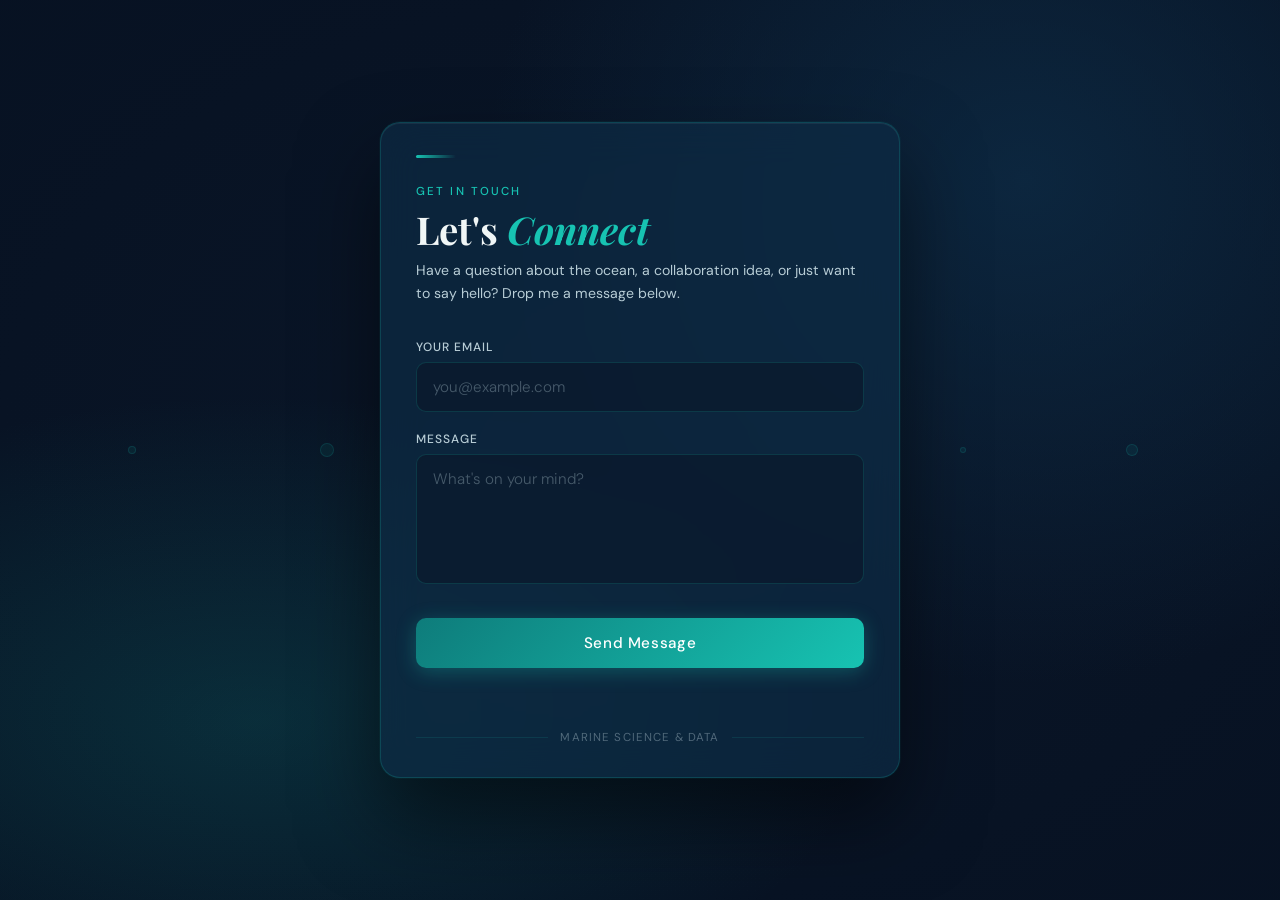
<file: contact.html>
<!DOCTYPE html>
<html lang="en">
<head>
  <meta charset="UTF-8">
  <meta name="viewport" content="width=device-width, initial-scale=1.0">
  <title>KaizOcean | Contact</title>
  <link href="https://fonts.googleapis.com/css2?family=Playfair+Display:ital,wght@0,400;0,700;1,400&family=DM+Sans:wght@300;400;500&display=swap" rel="stylesheet">
  <style>
    
    *, *::before, *::after { box-sizing: border-box; margin: 0; padding: 0; }

    :root {
      --ocean-deep:   #0a1628;
      --ocean-mid:    #0d2b45;
      --ocean-teal:   #0e7c7b;
      --ocean-bright: #17c3b2;
      --sand:         #e8dcc8;
      --foam:         #f0f6f6;
      --text-light:   #b8cdd6;
      --accent:       #17c3b2;
    }

body {
  min-height: 100vh;
  background: var(--ocean-deep);
  display: flex;
  align-items: center;
  justify-content: center;
  padding: 2rem;
  font-family: 'DM Sans', sans-serif;
  overflow-y: auto; /* ← was overflow: hidden */
  position: relative;
}

    /* ── Animated ocean background ── */
    body::before {
      content: '';
      position: fixed;
      inset: 0;
      background:
        radial-gradient(ellipse 80% 60% at 20% 80%, rgba(14,124,123,0.25) 0%, transparent 60%),
        radial-gradient(ellipse 60% 80% at 80% 20%, rgba(13,43,69,0.8) 0%, transparent 70%),
        radial-gradient(ellipse 100% 100% at 50% 50%, #0a1628 0%, #061020 100%);
      z-index: 0;
    }

    /* floating particles */
    .bubble {
      position: fixed;
      border-radius: 50%;
      background: rgba(23,195,178,0.08);
      border: 1px solid rgba(23,195,178,0.15);
      animation: rise linear infinite;
      z-index: 0;
    }
    .bubble:nth-child(1)  { width:8px;  height:8px;  left:10%; animation-duration:12s; animation-delay:0s;   }
    .bubble:nth-child(2)  { width:14px; height:14px; left:25%; animation-duration:18s; animation-delay:3s;   }
    .bubble:nth-child(3)  { width:5px;  height:5px;  left:40%; animation-duration:10s; animation-delay:7s;   }
    .bubble:nth-child(4)  { width:10px; height:10px; left:60%; animation-duration:15s; animation-delay:1s;   }
    .bubble:nth-child(5)  { width:6px;  height:6px;  left:75%; animation-duration:13s; animation-delay:5s;   }
    .bubble:nth-child(6)  { width:12px; height:12px; left:88%; animation-duration:20s; animation-delay:9s;   }

    @keyframes rise {
      0%   { transform: translateY(110vh) scale(1);   opacity: 0; }
      10%  { opacity: 1; }
      90%  { opacity: 0.6; }
      100% { transform: translateY(-10vh) scale(1.2); opacity: 0; }
    }

    /* ── Card ── */
    .card {
  position: relative;
  z-index: 1;
  width: 100%;
  max-width: 520px;
  background: rgba(13,43,69,0.7);
  backdrop-filter: blur(20px);
  -webkit-backdrop-filter: blur(20px);
  border: 1px solid rgba(23,195,178,0.2);
  border-radius: 20px;
  padding: 2rem 2.2rem; /* ← reduced from 3rem 2.8rem */
  scrollbar-width: none;
  box-shadow:
    0 0 0 1px rgba(23,195,178,0.05),
    0 40px 80px rgba(0,0,0,0.5),
    inset 0 1px 0 rgba(255,255,255,0.06);
  animation: fadeUp 0.7s cubic-bezier(.22,1,.36,1) both;
  max-height: 95vh; /* ← keeps it within viewport */
  overflow-y: auto; /* ← scrolls inside if still too tall */
}

.card::-webkit-scrollbar {
    display: none;
}

    @keyframes fadeUp {
      from { opacity:0; transform: translateY(30px); }
      to   { opacity:1; transform: translateY(0); }
    }

    /* decorative line */
    .card::before {
      content: '';
      display: block;
      width: 40px;
      height: 3px;
      background: linear-gradient(90deg, var(--ocean-bright), transparent);
      border-radius: 2px;
      margin-bottom: 1.6rem;
    }

    .card-label {
      font-family: 'DM Sans', sans-serif;
      font-size: 0.72rem;
      font-weight: 500;
      letter-spacing: 0.18em;
      text-transform: uppercase;
      color: var(--ocean-bright);
      margin-bottom: 0.5rem;
    }

    h1 {
      font-family: 'Playfair Display', serif;
      font-size: clamp(1.8rem, 4vw, 2.4rem);
      font-weight: 700;
      color: var(--foam);
      line-height: 1.15;
      margin-bottom: 0.5rem;
    }

    h1 em {
      font-style: italic;
      color: var(--ocean-bright);
    }

    .subtitle {
      font-size: 0.88rem;
      color: var(--text-light);
      line-height: 1.6;
      margin-bottom: 2.2rem;
    }

    /* ── Form fields ── */
    .field {
      margin-bottom: 1.2rem;
      position: relative;
    }

    label {
      display: block;
      font-size: 0.75rem;
      font-weight: 500;
      letter-spacing: 0.08em;
      text-transform: uppercase;
      color: var(--text-light);
      margin-bottom: 0.45rem;
    }

    input[type="email"],
    textarea {
      width: 100%;
      background: rgba(10,22,40,0.6);
      border: 1px solid rgba(23,195,178,0.18);
      border-radius: 10px;
      padding: 0.85rem 1rem;
      font-family: 'DM Sans', sans-serif;
      font-size: 0.95rem;
      font-weight: 300;
      color: var(--foam);
      outline: none;
      transition: border-color 0.25s, box-shadow 0.25s, background 0.25s;
      resize: none;
    }

    input[type="email"]::placeholder,
    textarea::placeholder {
      color: rgba(184,205,214,0.35);
    }

    input[type="email"]:focus,
    textarea:focus {
      border-color: var(--ocean-bright);
      background: rgba(10,22,40,0.85);
      box-shadow: 0 0 0 3px rgba(23,195,178,0.12), 0 0 20px rgba(23,195,178,0.08);
    }

    textarea { height: 130px; }

    /* ── Submit button ── */
    button[type="submit"] {
      width: 100%;
      margin-top: 0.6rem;
      padding: 0.95rem;
      background: linear-gradient(135deg, var(--ocean-teal) 0%, var(--ocean-bright) 100%);
      border: none;
      border-radius: 10px;
      font-family: 'DM Sans', sans-serif;
      font-size: 0.95rem;
      font-weight: 500;
      letter-spacing: 0.04em;
      color: #fff;
      cursor: pointer;
      position: relative;
      overflow: hidden;
      transition: transform 0.2s, box-shadow 0.2s, opacity 0.2s;
      box-shadow: 0 4px 20px rgba(23,195,178,0.3);
    }

    button[type="submit"]:hover {
      transform: translateY(-2px);
      box-shadow: 0 8px 30px rgba(23,195,178,0.45);
    }

    button[type="submit"]:active {
      transform: translateY(0);
    }

    button[type="submit"]:disabled {
      opacity: 0.6;
      cursor: not-allowed;
      transform: none;
    }

    /* ripple */
    button[type="submit"]::after {
      content: '';
      position: absolute;
      inset: 0;
      background: linear-gradient(135deg, rgba(255,255,255,0.15), transparent);
      opacity: 0;
      transition: opacity 0.3s;
    }
    button[type="submit"]:hover::after { opacity: 1; }

    /* ── Status message ── */
    #form-status {
      margin-top: 1rem;
      font-size: 0.875rem;
      text-align: center;
      min-height: 1.2em;
      transition: opacity 0.4s;
    }

    /* ── Divider & social hint ── */
    .divider {
      display: flex;
      align-items: center;
      gap: 0.8rem;
      margin: 1.8rem 0 0;
    }
    .divider::before, .divider::after {
      content: '';
      flex: 1;
      height: 1px;
      background: rgba(23,195,178,0.12);
    }
    .divider span {
      font-size: 0.72rem;
      color: rgba(184,205,214,0.4);
      letter-spacing: 0.1em;
      text-transform: uppercase;
    }
  </style>
</head>
<body>

  <!-- bubbles -->
  <div class="bubble"></div>
  <div class="bubble"></div>
  <div class="bubble"></div>
  <div class="bubble"></div>
  <div class="bubble"></div>
  <div class="bubble"></div>

  <div class="card">
    <p class="card-label">Get in touch</p>
    <h1>Let's <em>Connect</em></h1>
    <p class="subtitle">Have a question about the ocean, a collaboration idea, or just want to say hello? Drop me a message below.</p>

    <form id="contact-form">
      <!-- Replace with your Web3Forms access key -->
      <input type="hidden" name="access_key" value="882fce52-cb37-4045-bc2a-c4c87d2fbfe4">
      <input type="hidden" name="subject" value="New message from your blog">

      <div class="field">
        <label for="email">Your Email</label>
        <input
          type="email"
          id="email"
          name="email"
          placeholder="you@example.com"
          required
        >
      </div>

      <div class="field">
        <label for="message">Message</label>
        <textarea
          id="message"
          name="message"
          placeholder="What's on your mind?"
          required
        ></textarea>
      </div>

      <button type="submit" id="submit-btn">Send Message</button>
      <p id="form-status"></p>
    </form>

    <div class="divider"><span>marine science &amp; data</span></div>
  </div>

  <script>
    const form = document.getElementById('contact-form');
    const status = document.getElementById('form-status');
    const btn = document.getElementById('submit-btn');

    form.addEventListener('submit', async function (e) {
      e.preventDefault();
      btn.disabled = true;
      btn.textContent = 'Sending…';
      status.textContent = '';
      status.style.color = '';

      const data = Object.fromEntries(new FormData(form));

      try {
        const res = await fetch('https://api.web3forms.com/submit', {
          method: 'POST',
          headers: { 'Content-Type': 'application/json' },
          body: JSON.stringify(data)
        });
        const result = await res.json();

        if (result.success) {
          status.textContent = '✅ Message sent! I\'ll get back to you soon.';
          status.style.color = '#17c3b2';
          form.reset();
        } else {
          status.textContent = '❌ Something went wrong. Please try again.';
          status.style.color = '#e07070';
        }
      } catch {
        status.textContent = '❌ Network error. Please try again.';
        status.style.color = '#e07070';
      } finally {
        btn.disabled = false;
        btn.textContent = 'Send Message';
      }
    });
  </script>
</body>
</html>
</file>
